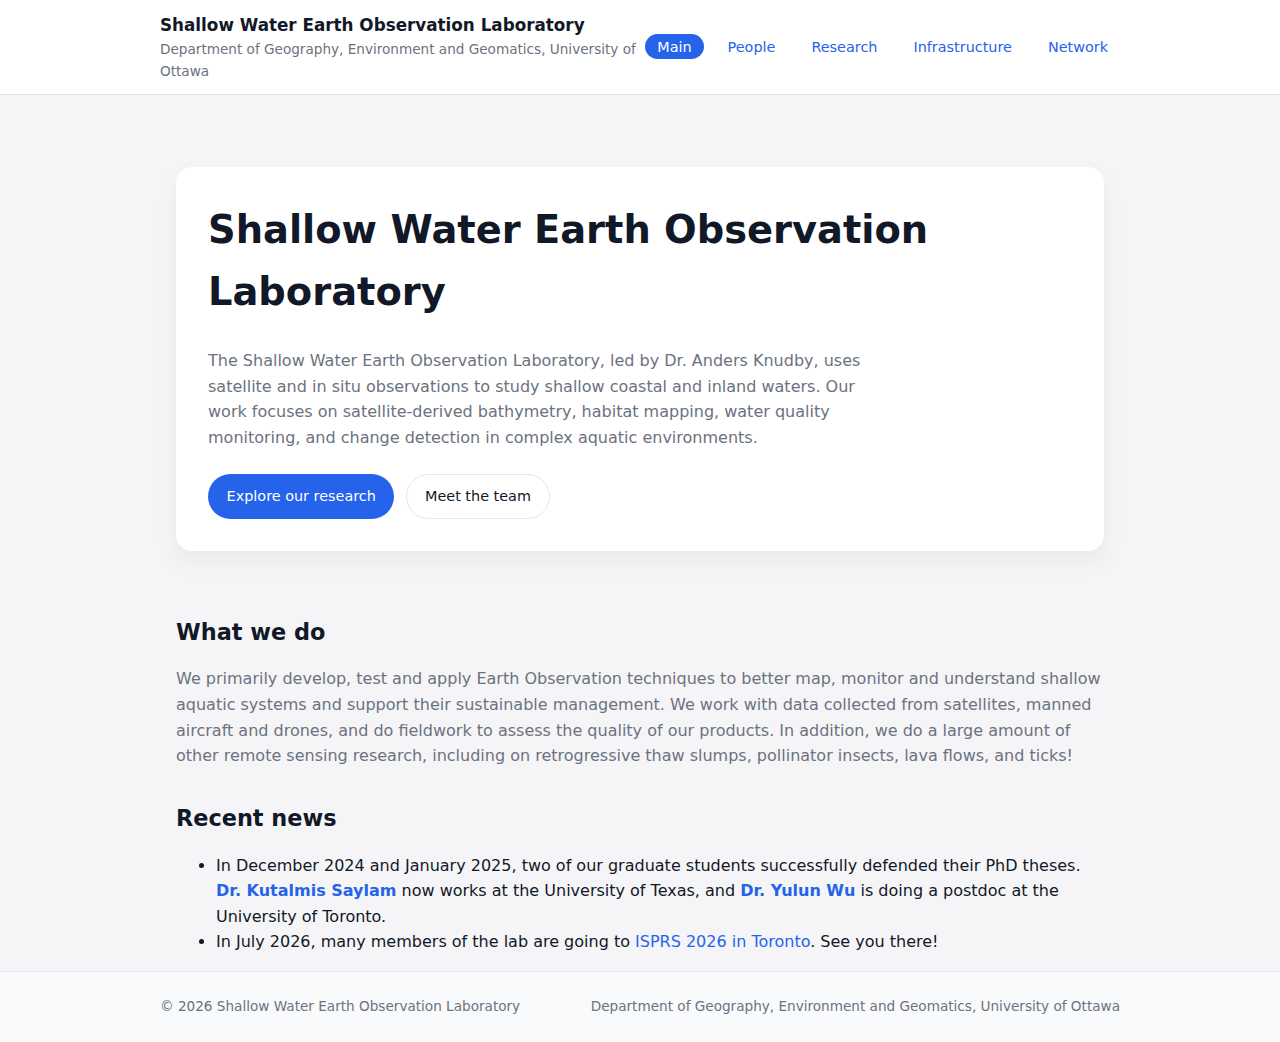
<file: index.html>
<!DOCTYPE html>
<html lang="en">
<head>
  <meta charset="UTF-8">
  <title>Shallow Water Earth Observation Laboratory – Main</title>
  <meta name="viewport" content="width=device-width, initial-scale=1">
  <link rel="stylesheet" href="styles.css">
</head>
<body>
  <header>
    <div class="container site-header">
      <div>
        <div class="site-title">Shallow Water Earth Observation Laboratory</div>
        <div class="site-subtitle">
          Department of Geography, Environment and Geomatics, University of Ottawa
        </div>
      </div>
      <nav>
        <ul>
          <li><a href="index.html" class="active">Main</a></li>
          <li><a href="people.html">People</a></li>
          <li><a href="research.html">Research</a></li>
          <li><a href="infrastructure.html">Infrastructure</a></li>
          <li><a href="network.html">Network</a></li>
        </ul>
      </nav>
    </div>
  </header>

  <section class="hero">
    <div class="container">
      <div class="hero-inner">
        <h1>Shallow Water Earth Observation Laboratory</h1>
        <p>
          The Shallow Water Earth Observation Laboratory, led by Dr. Anders Knudby,
          uses satellite and in&nbsp;situ observations to study shallow coastal and inland
          waters. Our work focuses on satellite-derived bathymetry, habitat mapping,
          water quality monitoring, and change detection in complex aquatic environments.
        </p>
        <div class="buttons">
          <a href="research.html" class="btn btn-primary">Explore our research</a>
          <a href="people.html" class="btn btn-ghost">Meet the team</a>
        </div>
      </div>
    </div>
  </section>

  <main class="container">
    <section>
      <h2>What we do</h2>
      <p class="section-intro">
        We primarily develop, test and apply Earth Observation techniques to better map, monitor and
        understand shallow aquatic systems and support their sustainable management. We work with
        data collected from satellites, manned aircraft and drones, and do fieldwork to assess the
        quality of our products. In addition, we do a large amount of other remote sensing research,
        including on retrogressive thaw slumps, pollinator insects, lava flows, and ticks!
      </p>
    </section>

    <section>
      <h2>Recent news</h2>
      <ul>
        <li>
          In December 2024 and January 2025, two of our graduate students successfully defended their
          PhD theses.
          <strong><a href="https://www.beg.utexas.edu/people/kutalmis-saylam" target="_blank" rel="noreferrer">Dr. Kutalmis Saylam</a></strong>
          now works at the University of Texas, and
          <strong><a href="https://yulunwu8.github.io/" target="_blank" rel="noreferrer">Dr. Yulun Wu</a></strong>
          is doing a postdoc at the University of Toronto.
        </li>
        <li>
          In July 2026, many members of the lab are going to
          <a href="https://www.isprs2026toronto.com/" target="_blank" rel="noreferrer">ISPRS 2026 in Toronto</a>.
          See you there!
        </li>
      </ul>
    </section>
  </main>

  <footer>
    <div class="footer-inner">
      <div>© <span id="year"></span> Shallow Water Earth Observation Laboratory</div>
      <div>Department of Geography, Environment and Geomatics, University of Ottawa</div>
    </div>
  </footer>
  <script src="script.js"></script>
</body>
</html>
</file>
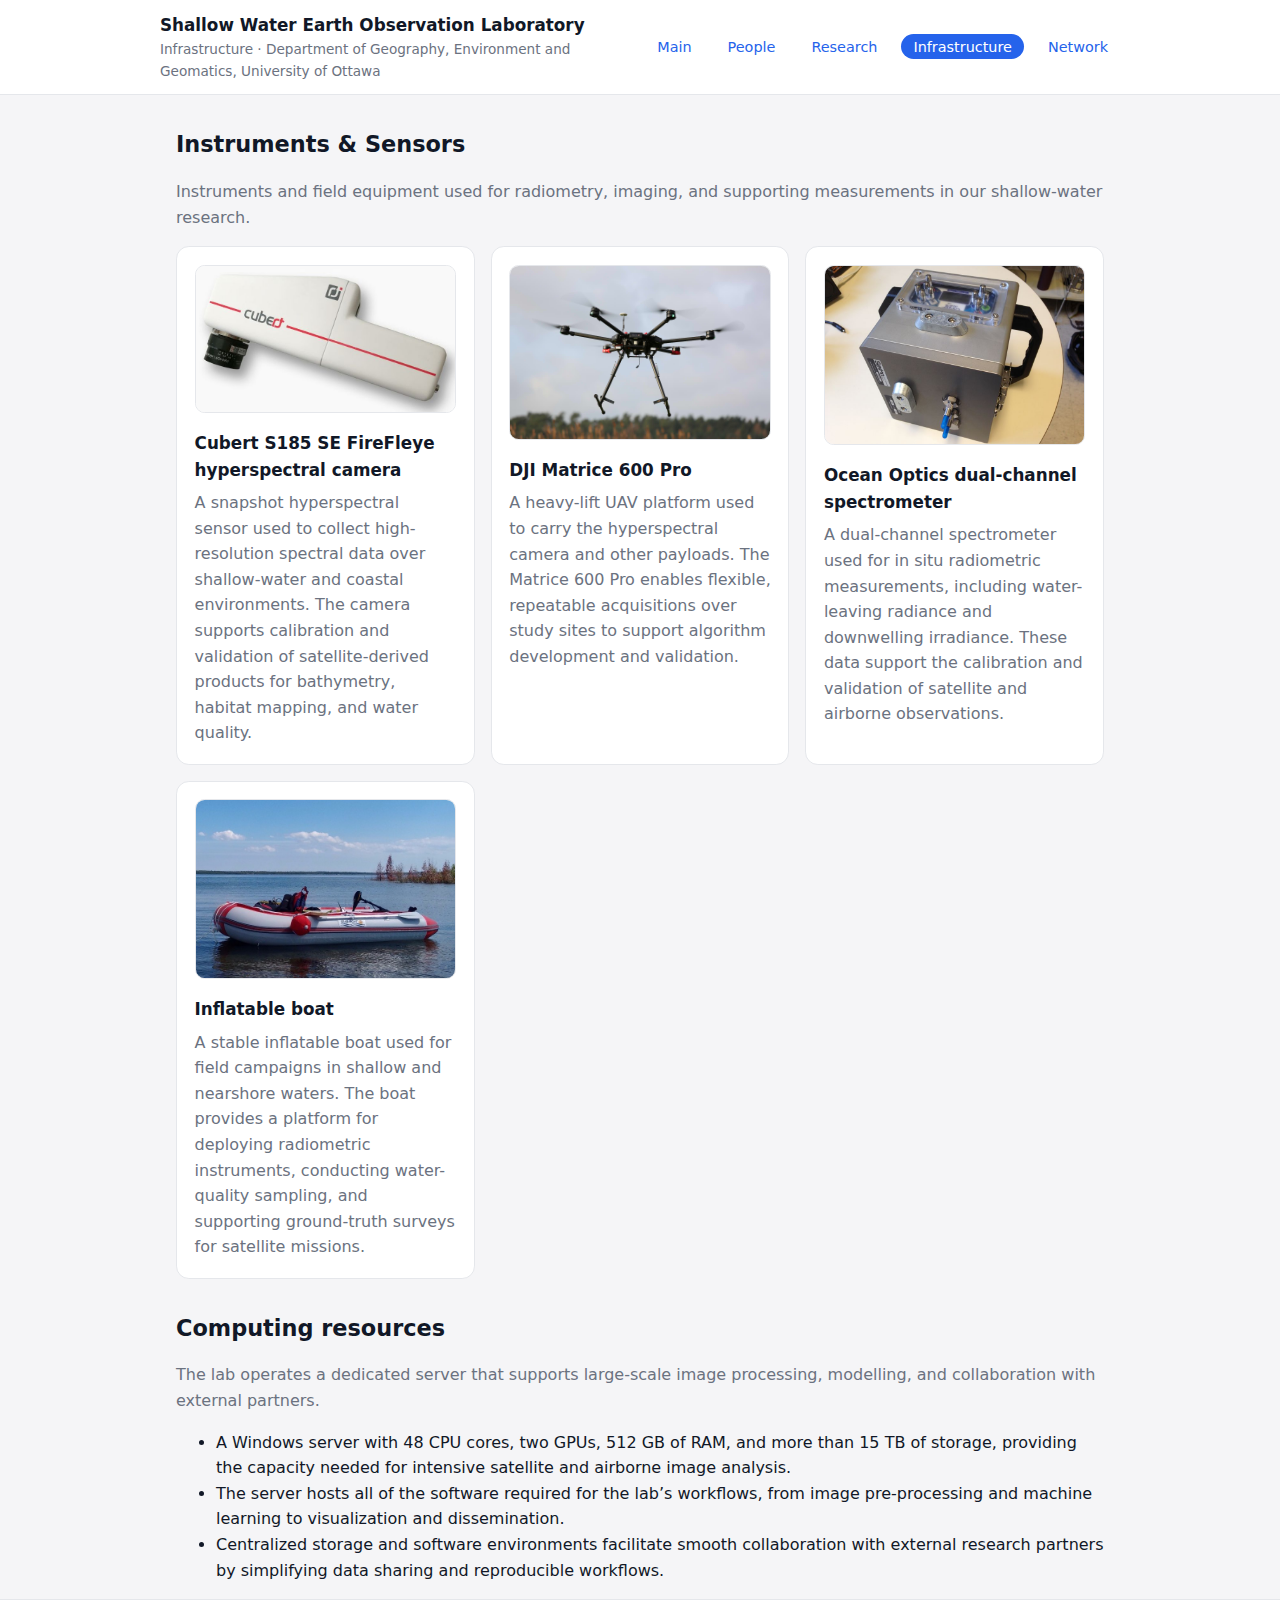
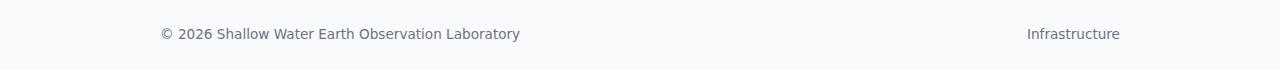
<file: infrastructure.html>
<!DOCTYPE html>
<html lang="en">
<head>
  <meta charset="UTF-8">
  <title>Shallow Water Earth Observation Laboratory – Infrastructure</title>
  <meta name="viewport" content="width=device-width, initial-scale=1">
  <link rel="stylesheet" href="styles.css">

  <!-- Optional: small tweak for instrument images -->
  <style>
    .instrument-image {
      width: 100%;
      max-height: 180px;
      object-fit: cover;
      border-radius: 0.6rem;
      margin-bottom: 0.6rem;
      border: 1px solid var(--border);
    }
  </style>
</head>
<body>
  <header>
    <div class="container site-header">
      <div>
        <div class="site-title">Shallow Water Earth Observation Laboratory</div>
        <div class="site-subtitle">
          Infrastructure · Department of Geography, Environment and Geomatics, University of Ottawa
        </div>
      </div>
      <nav>
        <ul>
          <li><a href="index.html">Main</a></li>
          <li><a href="people.html">People</a></li>
          <li><a href="research.html">Research</a></li>
          <li><a href="infrastructure.html" class="active">Infrastructure</a></li>
          <li><a href="network.html">Network</a></li>
        </ul>
      </nav>
    </div>
  </header>

  <main class="container">
    <section>
      <h2>Instruments &amp; Sensors</h2>
      <p class="section-intro">
        Instruments and field equipment used for radiometry, imaging, and supporting measurements
        in our shallow-water research.
      </p>
      <div class="card-grid">
        <!-- Cubert S185 SE FireFleye -->
        <article class="card">
          <img
            src="images/cubert.jpg"
            alt="Cubert S185 SE FireFleye hyperspectral camera"
            class="instrument-image">
          <h3>Cubert S185 SE FireFleye hyperspectral camera</h3>
          <p>
            A snapshot hyperspectral sensor used to collect high-resolution spectral data over
            shallow-water and coastal environments. The camera supports calibration and validation
            of satellite-derived products for bathymetry, habitat mapping, and water quality.
          </p>
        </article>

        <!-- DJI Matrice 600 Pro -->
        <article class="card">
          <img
            src="images/dji600.jpg"
            alt="DJI Matrice 600 Pro drone"
            class="instrument-image">
          <h3>DJI Matrice 600 Pro</h3>
          <p>
            A heavy-lift UAV platform used to carry the hyperspectral camera and other payloads.
            The Matrice 600 Pro enables flexible, repeatable acquisitions over study sites to
            support algorithm development and validation.
          </p>
        </article>

        <!-- Ocean Optics dual-channel spectrometer -->
        <article class="card">
          <img
            src="images/spectrometer.jpg"
            alt="Ocean Optics dual-channel spectrometer"
            class="instrument-image">
          <h3>Ocean Optics dual-channel spectrometer</h3>
          <p>
            A dual-channel spectrometer used for in&nbsp;situ radiometric measurements, including
            water-leaving radiance and downwelling irradiance. These data support the calibration
            and validation of satellite and airborne observations.
          </p>
        </article>

        <!-- Inflatable boat -->
        <article class="card">
          <img
            src="images/boat.jpg"
            alt="Inflatable boat used for fieldwork"
            class="instrument-image">
          <h3>Inflatable boat</h3>
          <p>
            A stable inflatable boat used for field campaigns in shallow and nearshore waters.
            The boat provides a platform for deploying radiometric instruments, conducting
            water-quality sampling, and supporting ground-truth surveys for satellite missions.
          </p>
        </article>
      </div>
    </section>

    <section>
      <h2>Computing resources</h2>
      <p class="section-intro">
        The lab operates a dedicated server that supports large-scale image processing, modelling,
        and collaboration with external partners.
      </p>
      <ul>
        <li>
          A Windows server with 48 CPU cores, two GPUs, 512&nbsp;GB of RAM, and more than 15&nbsp;TB of storage,
          providing the capacity needed for intensive satellite and airborne image analysis.
        </li>
        <li>
          The server hosts all of the software required for the lab’s workflows, from image
          pre-processing and machine learning to visualization and dissemination.
        </li>
        <li>
          Centralized storage and software environments facilitate smooth collaboration with
          external research partners by simplifying data sharing and reproducible workflows.
        </li>
      </ul>
    </section>
  </main>

  <footer>
    <div class="footer-inner">
      <div>© <span id="year"></span> Shallow Water Earth Observation Laboratory</div>
      <div>Infrastructure</div>
    </div>
  </footer>
  <script src="script.js"></script>
</body>
</html>
</file>
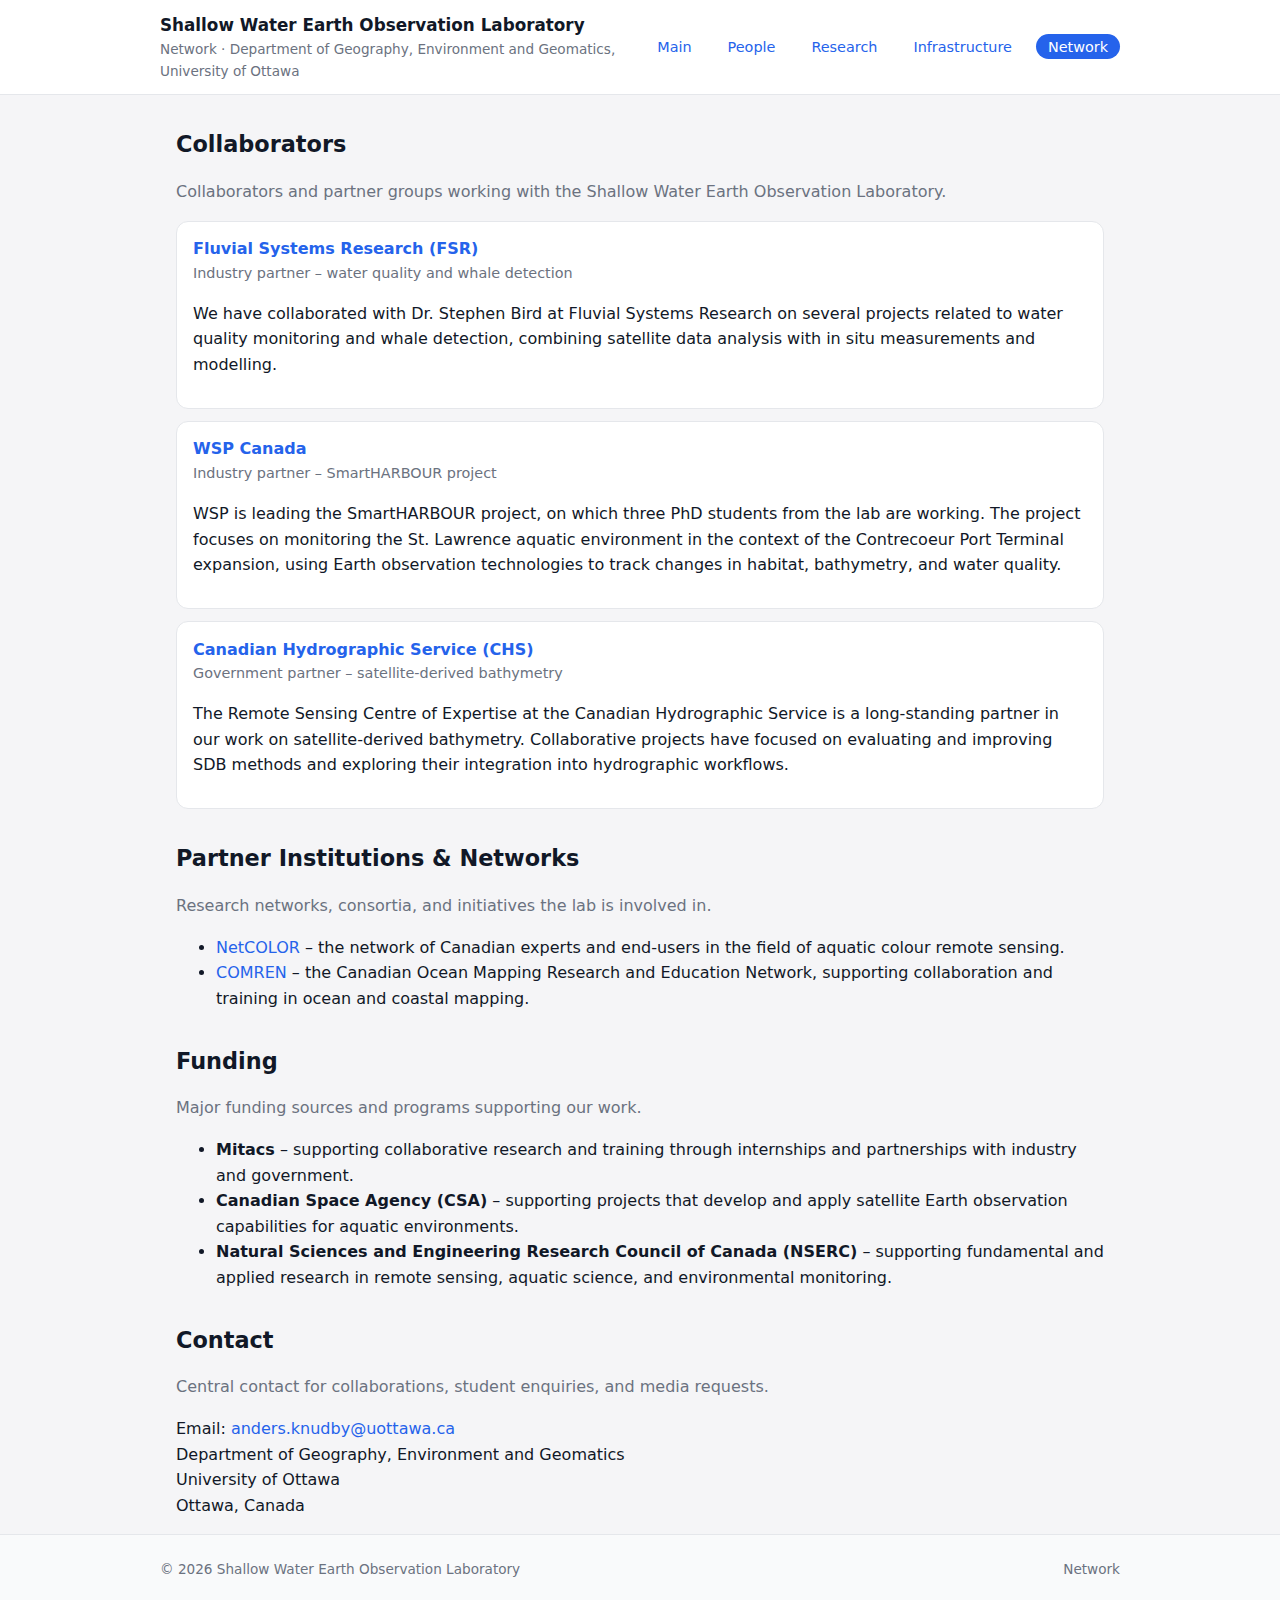
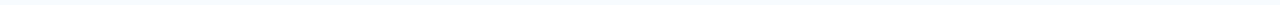
<file: network.html>
<!DOCTYPE html>
<html lang="en">
<head>
  <meta charset="UTF-8">
  <title>Shallow Water Earth Observation Laboratory – Network</title>
  <meta name="viewport" content="width=device-width, initial-scale=1">
  <link rel="stylesheet" href="styles.css">
</head>
<body>
  <header>
    <div class="container site-header">
      <div>
        <div class="site-title">Shallow Water Earth Observation Laboratory</div>
        <div class="site-subtitle">
          Network · Department of Geography, Environment and Geomatics, University of Ottawa
        </div>
      </div>
      <nav>
        <ul>
          <li><a href="index.html">Main</a></li>
          <li><a href="people.html">People</a></li>
          <li><a href="research.html">Research</a></li>
          <li><a href="infrastructure.html">Infrastructure</a></li>
          <li><a href="network.html" class="active">Network</a></li>
        </ul>
      </nav>
    </div>
  </header>

  <main class="container">
    <section>
      <h2>Collaborators</h2>
      <p class="section-intro">
        Collaborators and partner groups working with the Shallow Water Earth Observation Laboratory.
      </p>
      <div class="item-list">
        <!-- Fluvial Systems Research -->
        <div class="item">
          <div class="item-title">
            <a href="https://www.fluvialsystemsresearch.com/" target="_blank" rel="noreferrer">
              Fluvial Systems Research (FSR)
            </a>
          </div>
          <div class="item-subtitle">Industry partner – water quality and whale detection</div>
          <p>
            We have collaborated with Dr. Stephen Bird at Fluvial Systems Research on several projects
            related to water quality monitoring and whale detection, combining satellite data analysis
            with in&nbsp;situ measurements and modelling.
          </p>
        </div>

        <!-- WSP Canada -->
        <div class="item">
          <div class="item-title">
            <a href="https://www.wsp.com/en-ca/" target="_blank" rel="noreferrer">
              WSP Canada
            </a>
          </div>
          <div class="item-subtitle">Industry partner – SmartHARBOUR project</div>
          <p>
            WSP is leading the SmartHARBOUR project, on which three PhD students from the lab are working.
            The project focuses on monitoring the St. Lawrence aquatic environment in the context of the
            Contrecoeur Port Terminal expansion, using Earth observation technologies to track changes in
            habitat, bathymetry, and water quality.
          </p>
        </div>

        <!-- Canadian Hydrographic Service -->
        <div class="item">
          <div class="item-title">
            <a href="https://www.charts.gc.ca/index-eng.html" target="_blank" rel="noreferrer">
              Canadian Hydrographic Service (CHS)
            </a>
          </div>
          <div class="item-subtitle">Government partner – satellite-derived bathymetry</div>
          <p>
            The Remote Sensing Centre of Expertise at the Canadian Hydrographic Service is a long-standing
            partner in our work on satellite-derived bathymetry. Collaborative projects have focused on
            evaluating and improving SDB methods and exploring their integration into hydrographic workflows.
          </p>
        </div>
      </div>
    </section>

    <section>
      <h2>Partner Institutions &amp; Networks</h2>
      <p class="section-intro">
        Research networks, consortia, and initiatives the lab is involved in.
      </p>
      <ul>
        <li>
          <a href="https://www.netcolor.ca/" target="_blank" rel="noreferrer">
            NetCOLOR
          </a> – the network of Canadian experts and end-users in the field of aquatic colour remote sensing.
        </li>
        <li>
          <a href="https://oceanmapping.ca/" target="_blank" rel="noreferrer">
            COMREN
          </a> – the Canadian Ocean Mapping Research and Education Network, supporting collaboration and training
          in ocean and coastal mapping.
        </li>
      </ul>
    </section>

    <section>
      <h2>Funding</h2>
      <p class="section-intro">
        Major funding sources and programs supporting our work.
      </p>
      <ul>
        <li>
          <strong>Mitacs</strong> – supporting collaborative research and training through internships and
          partnerships with industry and government.
        </li>
        <li>
          <strong>Canadian Space Agency (CSA)</strong> – supporting projects that develop and apply satellite
          Earth observation capabilities for aquatic environments.
        </li>
        <li>
          <strong>Natural Sciences and Engineering Research Council of Canada (NSERC)</strong> – supporting
          fundamental and applied research in remote sensing, aquatic science, and environmental monitoring.
        </li>
      </ul>
    </section>

    <section>
      <h2>Contact</h2>
      <p class="section-intro">
        Central contact for collaborations, student enquiries, and media requests.
      </p>
      <p>
        Email:
        <a href="mailto:anders.knudby@uottawa.ca">anders.knudby@uottawa.ca</a><br>
        Department of Geography, Environment and Geomatics<br>
        University of Ottawa<br>
        Ottawa, Canada
      </p>
    </section>
  </main>

  <footer>
    <div class="footer-inner">
      <div>© <span id="year"></span> Shallow Water Earth Observation Laboratory</div>
      <div>Network</div>
    </div>
  </footer>
  <script src="script.js"></script>
</body>
</html>
</file>
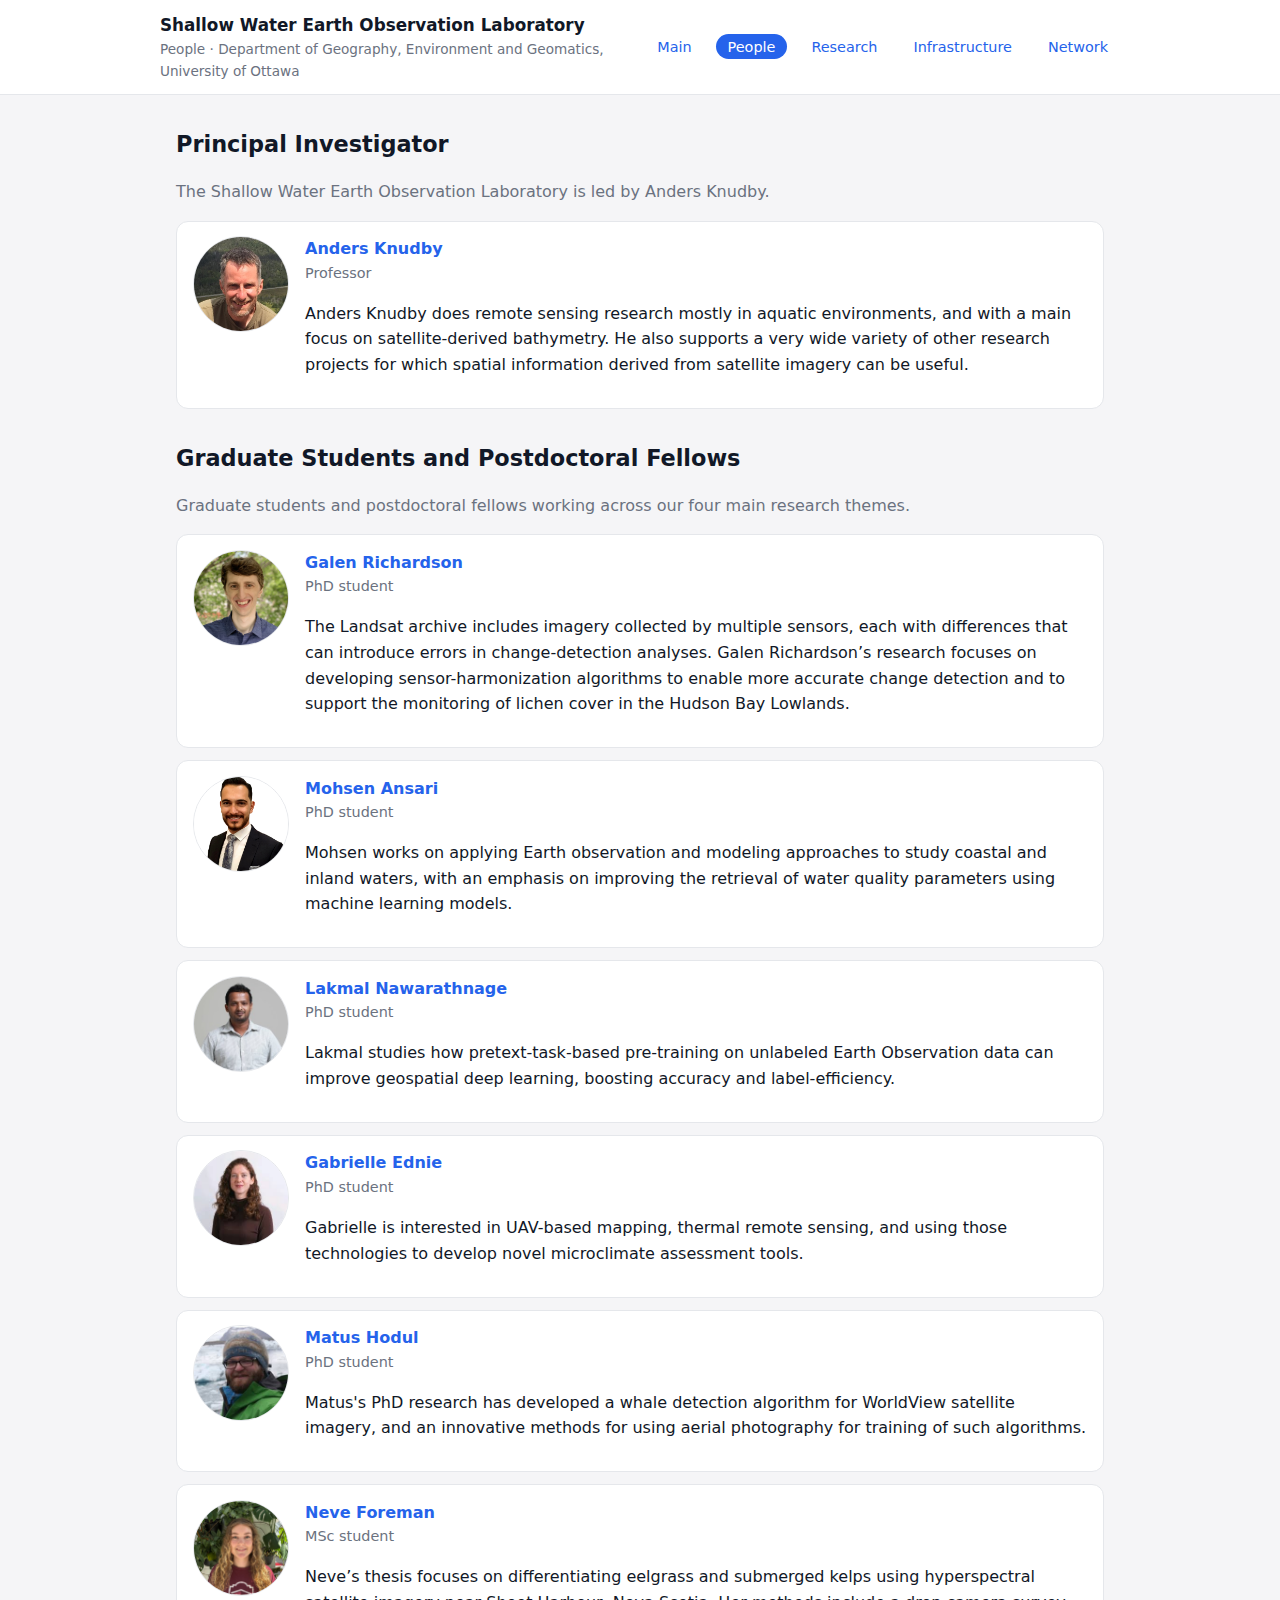
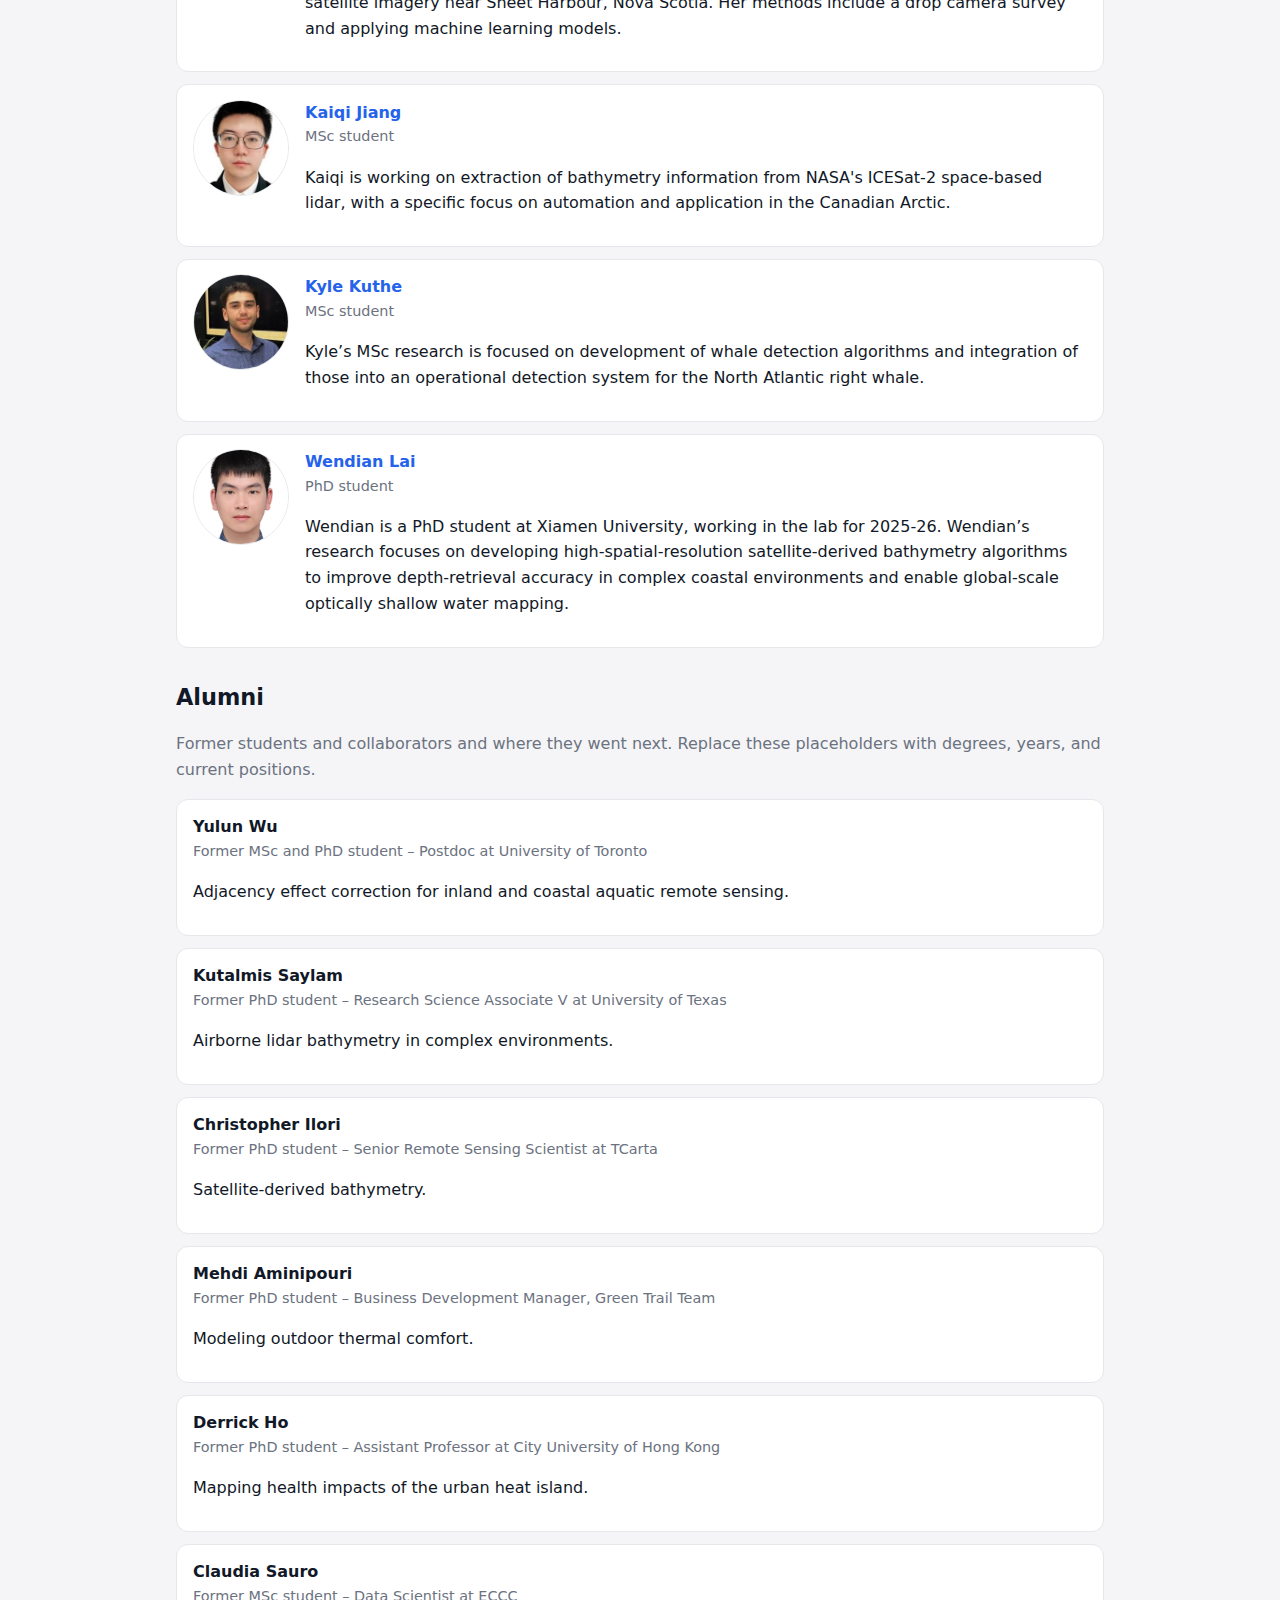
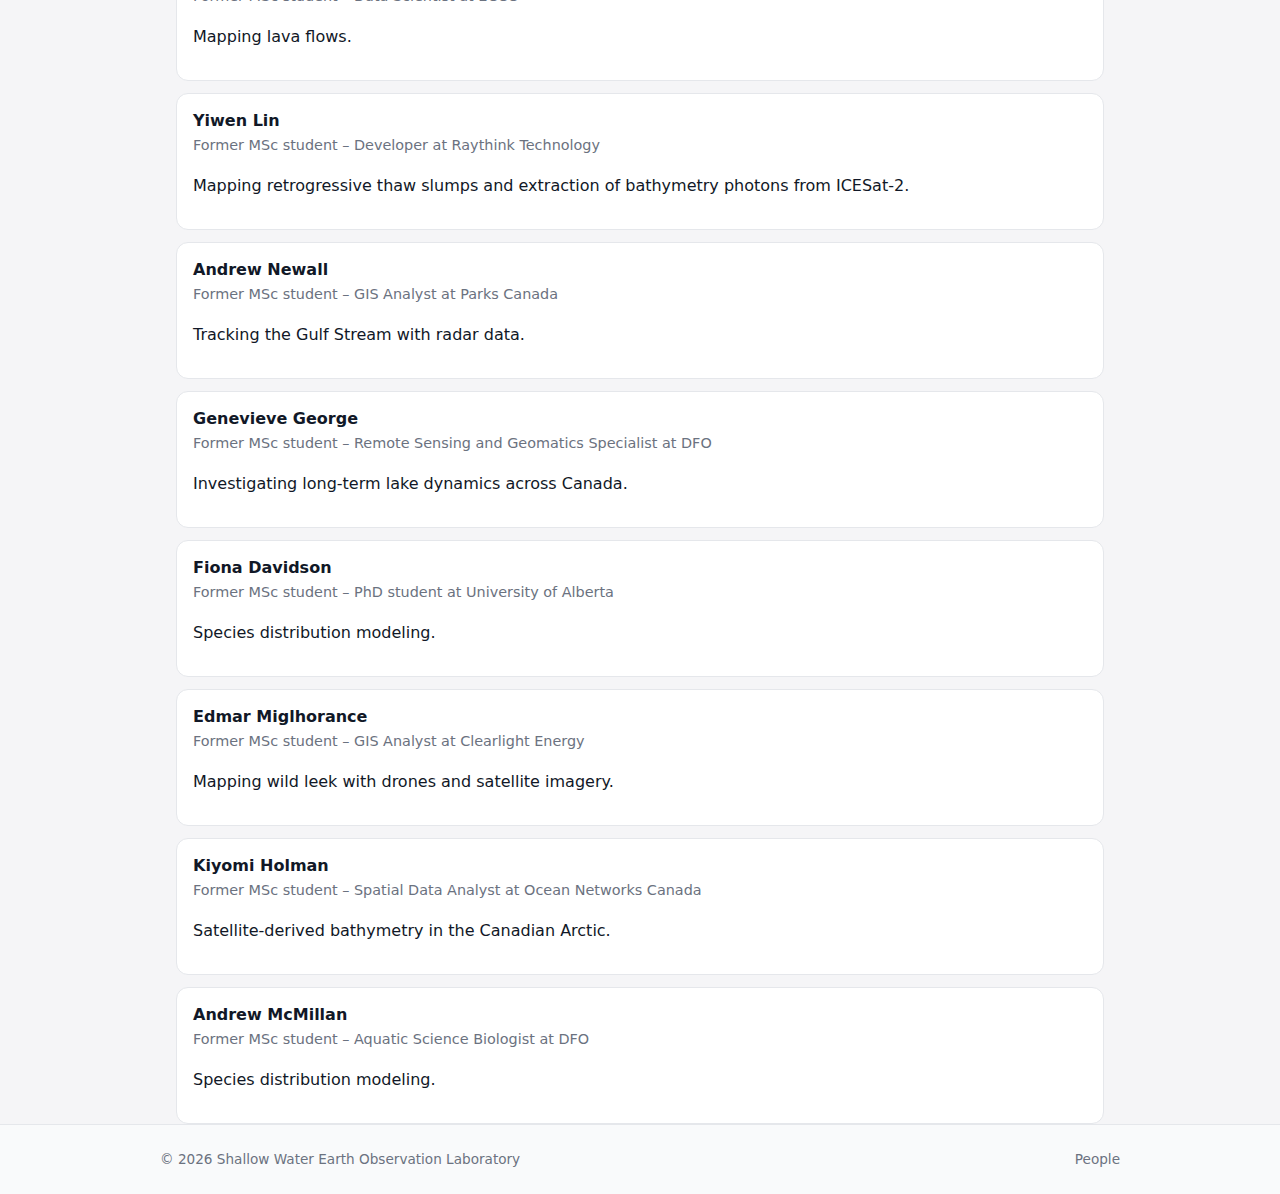
<file: people.html>
<!DOCTYPE html>
<html lang="en">
<head>
  <meta charset="UTF-8">
  <title>Shallow Water Earth Observation Laboratory – People</title>
  <meta name="viewport" content="width=device-width, initial-scale=1">
  <link rel="stylesheet" href="styles.css">

  <!-- Page-specific styling for person cards -->
  <style>
    .person-entry {
      display: flex;
      gap: 1rem;
      align-items: flex-start;
    }
    .person-entry img {
      width: 96px;
      height: 96px;
      border-radius: 999px;
      object-fit: cover;
      border: 1px solid var(--border);
      flex-shrink: 0;
    }
    @media (max-width: 600px) {
      .person-entry {
        flex-direction: row;
      }
    }
  </style>
</head>
<body>
  <header>
    <div class="container site-header">
      <div>
        <div class="site-title">Shallow Water Earth Observation Laboratory</div>
        <div class="site-subtitle">
          People · Department of Geography, Environment and Geomatics, University of Ottawa
        </div>
      </div>
      <nav>
        <ul>
          <li><a href="index.html">Main</a></li>
          <li><a href="people.html" class="active">People</a></li>
          <li><a href="research.html">Research</a></li>
          <li><a href="infrastructure.html">Infrastructure</a></li>
          <li><a href="network.html">Network</a></li>
        </ul>
      </nav>
    </div>
  </header>

  <main class="container">
    <section>
      <h2>Principal Investigator</h2>
      <p class="section-intro">
        The Shallow Water Earth Observation Laboratory is led by Anders Knudby.
      </p>
      <div class="item">
        <div class="person-entry">
          <img src="images/anders.jpg" alt="Photo of Anders Knudby">
          <div>
            <div class="item-title"><strong><a href="https://scholar.google.com/citations?user=8RBANawAAAAJ&hl=en" target="_blank" rel="noreferrer">Anders 		Knudby</a></strong></div>
            <div class="item-subtitle">
              Professor
            </div>
            <p>
              Anders Knudby does remote sensing research mostly in aquatic environments, and with
		a main focus on satellite-derived bathymetry. He also supports a very wide
		variety	of other research projects for which spatial information derived 
		from satellite imagery can be useful.
            </p>
          </div>
        </div>
      </div>
    </section>

    <section>
      <h2>Graduate Students and Postdoctoral Fellows</h2>
      <p class="section-intro">
        Graduate students and postdoctoral fellows working across our four main research themes.
      </p>
      <div class="item-list">
        <!-- Galen Richardson -->
        <div class="item">
          <div class="person-entry">
            <img src="images/galen.jpg" alt="Photo of Galen Richardson">
            <div>
              <div class="item-title"><strong><a href="https://scholar.google.com/citations?user=7of4NM0AAAAJ&hl=en" target="_blank" rel="noreferrer">Galen 		Richardson</a></strong></div>
              <div class="item-subtitle">PhD student</div>
              <p>
                The Landsat archive includes imagery collected by multiple sensors, each with differences that can introduce errors in change-detection analyses. Galen Richardson’s research focuses on developing sensor-harmonization algorithms to enable more accurate change detection and to support the monitoring of lichen cover in the Hudson Bay Lowlands.
              </p>
            </div>
          </div>
        </div>

        <!-- Mohsen Ansari -->
        <div class="item">
          <div class="person-entry">
            <img src="images/mohsen.jpg" alt="Photo of Mohsen Ansari">
            <div>
              <div class="item-title"><strong><a href="https://scholar.google.com/citations?user=MP7hjvIAAAAJ&hl=en" target="_blank" rel="noreferrer">Mohsen 		Ansari</a></strong></div>
              <div class="item-subtitle">PhD student</div>
              <p>
                Mohsen works on applying Earth observation and modeling approaches to study coastal and inland waters, with an emphasis on improving the retrieval of water quality parameters using machine learning models.
              </p>
            </div>
          </div>
        </div>

        <!-- Lakmal Nawarathnage -->
        <div class="item">
          <div class="person-entry">
            <img src="images/lakmal.jpg" alt="Photo of Lakmal Nawarathnage">
            <div>
              <div class="item-title"><strong><a href="https://www.linkedin.com/in/lakmalnd/?originalSubdomain=ca" target="_blank" rel="noreferrer">Lakmal 		Nawarathnage</a></strong></div>
              <div class="item-subtitle">PhD student</div>
              <p>
                Lakmal studies how pretext-task-based pre-training on unlabeled Earth Observation data can improve geospatial deep learning, boosting accuracy and label-efficiency.
              </p>
            </div>
          </div>
        </div>

        <!-- Gabrielle Ednie -->
        <div class="item">
          <div class="person-entry">
            <img src="images/gabrielle.jpg" alt="Photo of Gabrielle Ednie">
            <div>
              <div class="item-title"><strong><a href="https://scholar.google.com/citations?hl=en&user=Chwp354AAAAJ" target="_blank" rel="noreferrer">			Gabrielle Ednie</a></strong></div>
              <div class="item-subtitle">PhD student</div>
              <p>
                Gabrielle is interested in UAV-based mapping, thermal remote sensing, and using those technologies to develop novel microclimate assessment tools.
              </p>
            </div>
          </div>
        </div>

        <!-- Matus Hodul -->
        <div class="item">
          <div class="person-entry">
            <img src="images/matus.jpg" alt="Photo of Matus Hodul">
            <div>
              <div class="item-title"><strong><a href="https://scholar.google.com/citations?hl=en&user=P8WiuY8AAAAJ" target="_blank" rel="noreferrer">Matus 		Hodul</a></strong></div>
              <div class="item-subtitle">PhD student</div>
              <p>
                Matus's PhD research has developed a whale detection algorithm for WorldView satellite imagery, and an innovative methods for using aerial photography for training of such algorithms.
              </p>
            </div>
          </div>
        </div>

        <!-- Neve Foreman -->
        <div class="item">
          <div class="person-entry">
            <img src="images/neve.jpg" alt="Photo of Neve Foreman">
            <div>
              <div class="item-title"><strong><a href="https://www.linkedin.com/in/neve-foreman-5573341a0/?originalSubdomain=ca" target="_blank" 			rel="noreferrer">Neve Foreman</a></strong></div>
              <div class="item-subtitle">MSc student</div>
              <p>
                Neve’s thesis focuses on differentiating eelgrass and submerged kelps using hyperspectral satellite imagery near Sheet Harbour, Nova Scotia. Her methods include a drop camera survey and applying machine learning models.
              </p>
            </div>
          </div>
        </div>

        <!-- Kaiqi Jiang -->
        <div class="item">
          <div class="person-entry">
            <img src="images/kaiqi.jpg" alt="Photo of Kaiqi Jiang">
            <div>
              <div class="item-title"><strong><a href="https://www.linkedin.com/in/kaiqi-jiang-33332a329/?originalSubdomain=ca" target="_blank" 			rel="noreferrer">Kaiqi Jiang</a></strong></div>
              <div class="item-subtitle">MSc student</div>
              <p>
                Kaiqi is working on extraction of bathymetry information from NASA's ICESat-2 space-based lidar, with a specific focus on automation and application in the Canadian Arctic.
              </p>
            </div>
          </div>
        </div>

        <!-- Kyle Kuthe -->
        <div class="item">
          <div class="person-entry">
            <img src="images/kyle.jpg" alt="Photo of Kyle Kuthe">
            <div>
              <div class="item-title"><strong><a href="https://www.linkedin.com/in/kyle-edward-kuthe-bb4378206/" target="_blank" 			rel="noreferrer">Kyle Kuthe</a></strong></div>
              <div class="item-subtitle">MSc student</div>
              <p>
                Kyle’s MSc research is focused on development of whale detection algorithms and integration of those into an operational detection system for the North Atlantic right whale.
              </p>
            </div>
          </div>
        </div>

 	<!-- Wendian Lai -->
        <div class="item">
          <div class="person-entry">
            <img src="images/wendian.jpg" alt="Photo of Wendian Lai">
            <div>
              <div class="item-title"><strong><a href="https://www.linkedin.com/in/kyle-edward-kuthe-bb4378206/" target="_blank" 			rel="noreferrer">Wendian Lai</a></strong></div>
              <div class="item-subtitle">PhD student</div>
              <p>
                Wendian is a PhD student at Xiamen University, working in the lab for 2025-26. Wendian’s research focuses on developing high-spatial-resolution satellite-derived bathymetry algorithms to improve depth-retrieval accuracy 		in complex coastal environments and enable global-scale optically shallow water mapping.
              </p>
            </div>
          </div>
        </div>

      </div>
    </section>

    <section>
      <h2>Alumni</h2>
      <p class="section-intro">
        Former students and collaborators and where they went next. Replace these placeholders
        with degrees, years, and current positions.
      </p>
      <div class="item-list">
        <div class="item">
          <div class="item-title">Yulun Wu</div>
          <div class="item-subtitle">Former MSc and PhD student – Postdoc at University of Toronto</div>
          <p>Adjacency effect correction for inland and coastal aquatic remote sensing.</p>
        </div>
        <div class="item">
          <div class="item-title">Kutalmis Saylam</div>
          <div class="item-subtitle">Former PhD student – Research Science Associate V at University of Texas</div>
          <p>Airborne lidar bathymetry in complex environments.</p>
        </div>
        <div class="item">
          <div class="item-title">Christopher Ilori</div>
          <div class="item-subtitle">Former PhD student – Senior Remote Sensing Scientist at TCarta</div>
          <p>Satellite-derived bathymetry.</p>
        </div>
        <div class="item">
          <div class="item-title">Mehdi Aminipouri</div>
          <div class="item-subtitle">Former PhD student – Business Development Manager, Green Trail Team</div>
          <p>Modeling outdoor thermal comfort.</p>
        </div>
        <div class="item">
          <div class="item-title">Derrick Ho</div>
          <div class="item-subtitle">Former PhD student – Assistant Professor at City University of Hong Kong</div>
          <p>Mapping health impacts of the urban heat island.</p>
        </div>
        <div class="item">
          <div class="item-title">Claudia Sauro</div>
          <div class="item-subtitle">Former MSc student – Data Scientist at ECCC</div>
          <p>Mapping lava flows.</p>
        </div>
        <div class="item">
          <div class="item-title">Yiwen Lin</div>
          <div class="item-subtitle">Former MSc student – Developer at Raythink Technology</div>
          <p>Mapping retrogressive thaw slumps and extraction of bathymetry photons from ICESat-2.</p>
        </div>
        <div class="item">
          <div class="item-title">Andrew Newall</div>
          <div class="item-subtitle">Former MSc student – GIS Analyst at Parks Canada</div>
          <p>Tracking the Gulf Stream with radar data.</p>
        </div>
        <div class="item">
          <div class="item-title">Genevieve George</div>
          <div class="item-subtitle">Former MSc student – Remote Sensing and Geomatics Specialist at DFO</div>
          <p>Investigating long-term lake dynamics across Canada.</p>
        </div>
        <div class="item">
          <div class="item-title">Fiona Davidson</div>
          <div class="item-subtitle">Former MSc student – PhD student at University of Alberta</div>
          <p>Species distribution modeling.</p>
        </div>
        <div class="item">
          <div class="item-title">Edmar Miglhorance</div>
          <div class="item-subtitle">Former MSc student – GIS Analyst at Clearlight Energy</div>
          <p>Mapping wild leek with drones and satellite imagery.</p>
        </div>
        <div class="item">
          <div class="item-title">Kiyomi Holman</div>
          <div class="item-subtitle">Former MSc student – Spatial Data Analyst at Ocean Networks Canada</div>
          <p>Satellite-derived bathymetry in the Canadian Arctic.</p>
        </div>
        <div class="item">
          <div class="item-title">Andrew McMillan</div>
          <div class="item-subtitle">Former MSc student – Aquatic Science Biologist at DFO</div>
          <p>Species distribution modeling.</p>
        </div>
      </div>
    </section>
  </main>

  <footer>
    <div class="footer-inner">
      <div>© <span id="year"></span> Shallow Water Earth Observation Laboratory</div>
      <div>People</div>
    </div>
  </footer>
  <script src="script.js"></script>
</body>
</html>
</file>
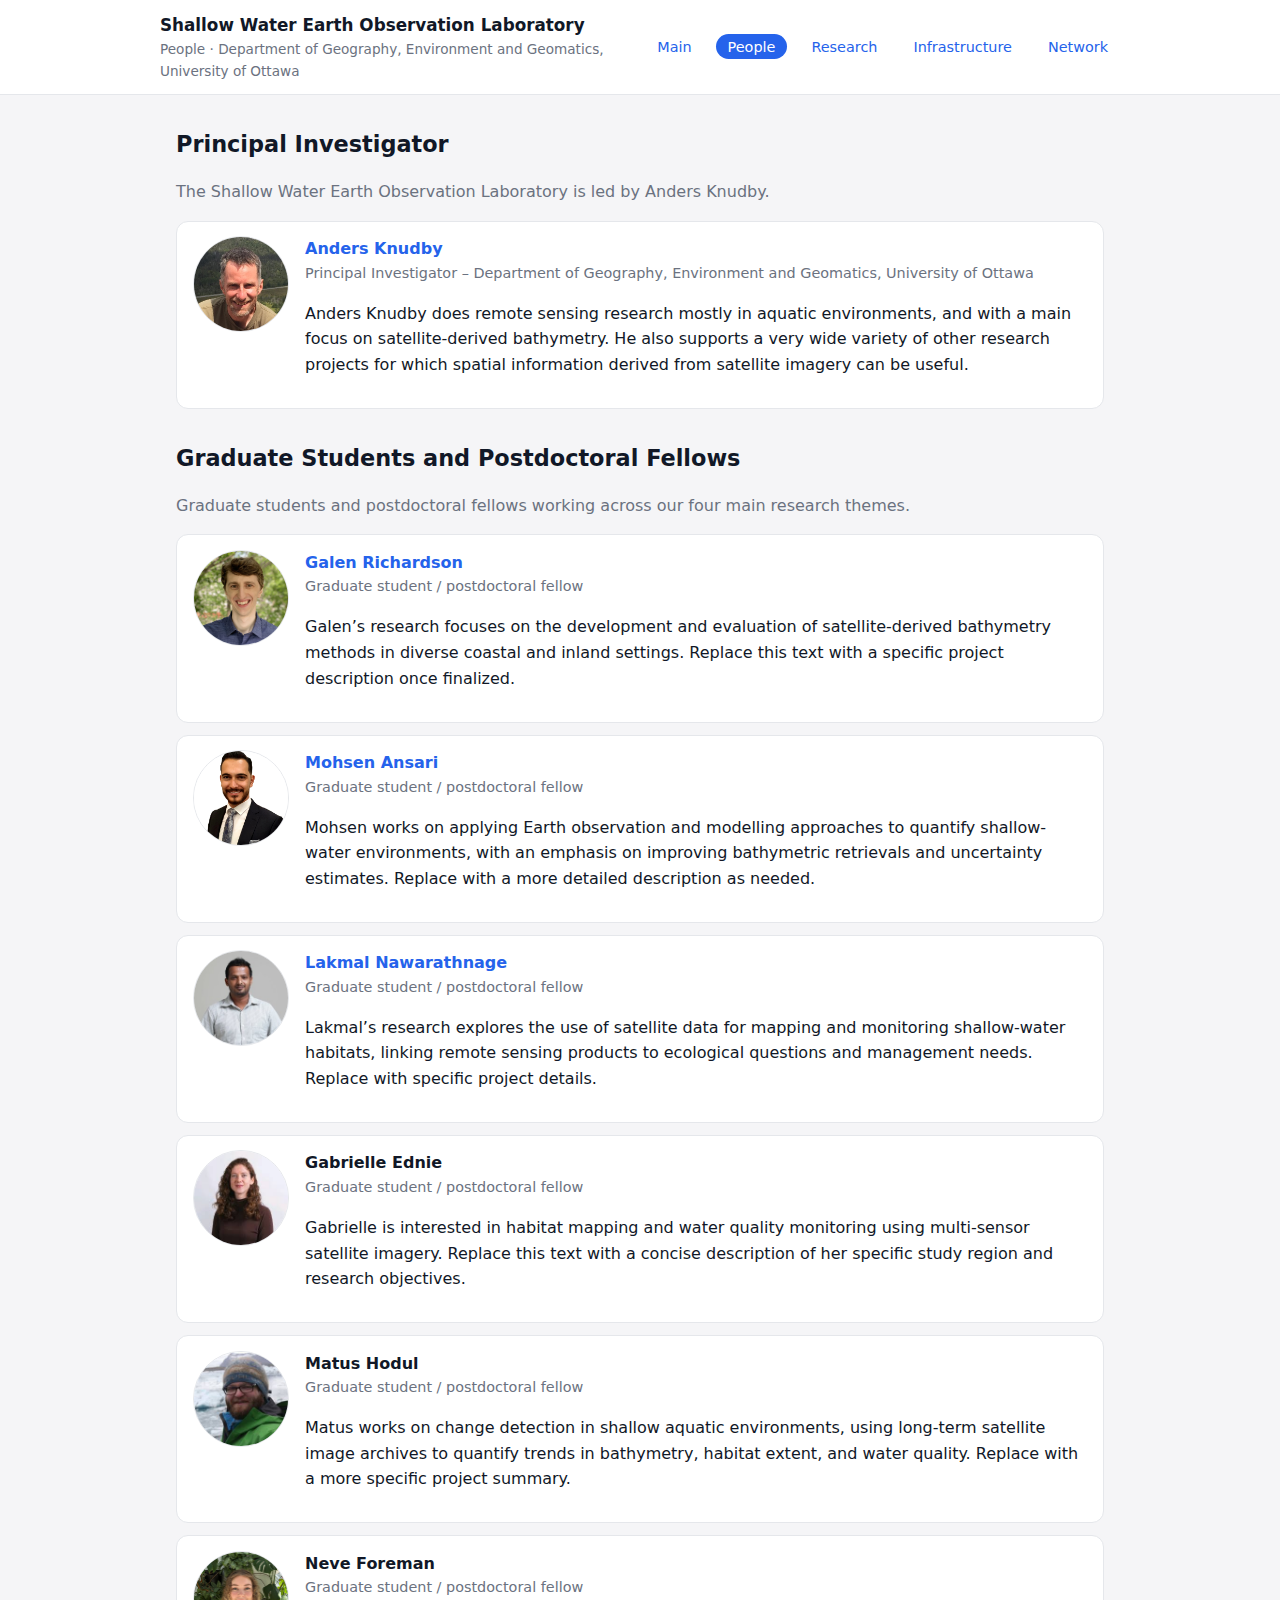
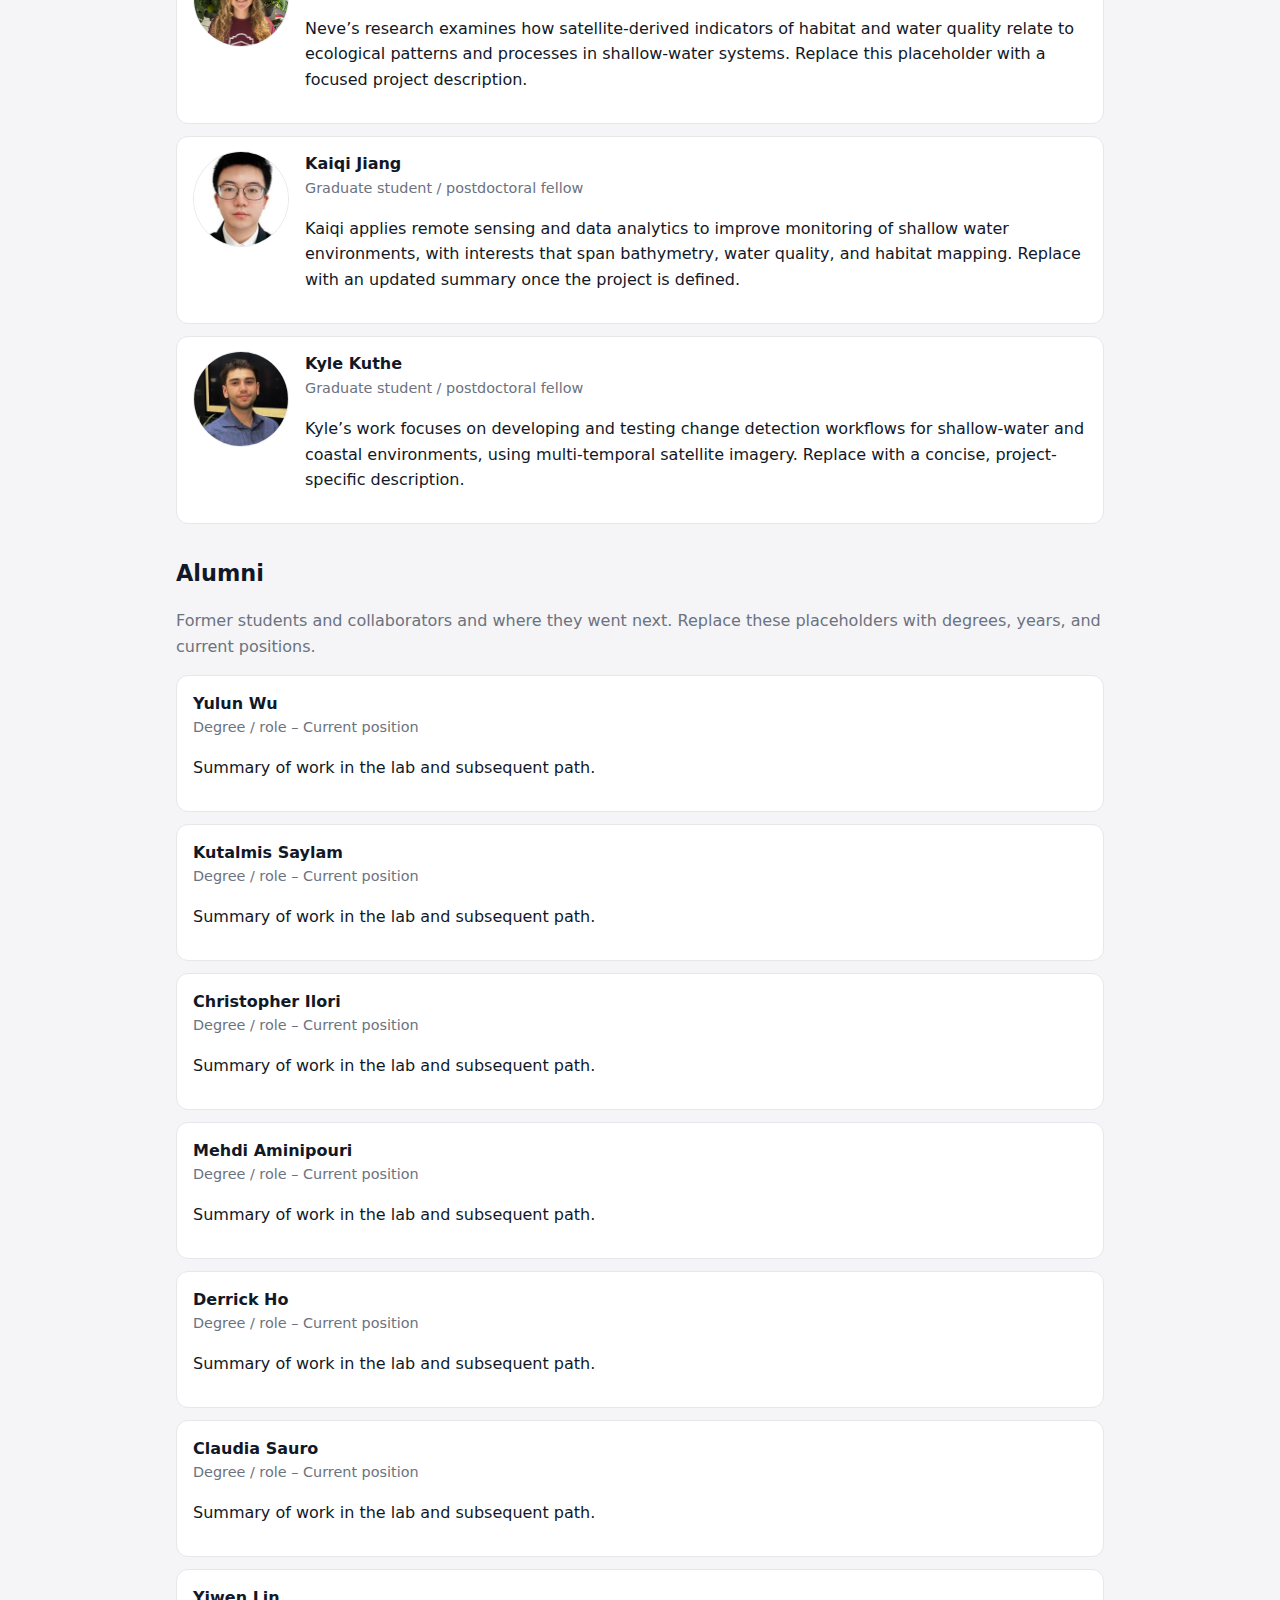
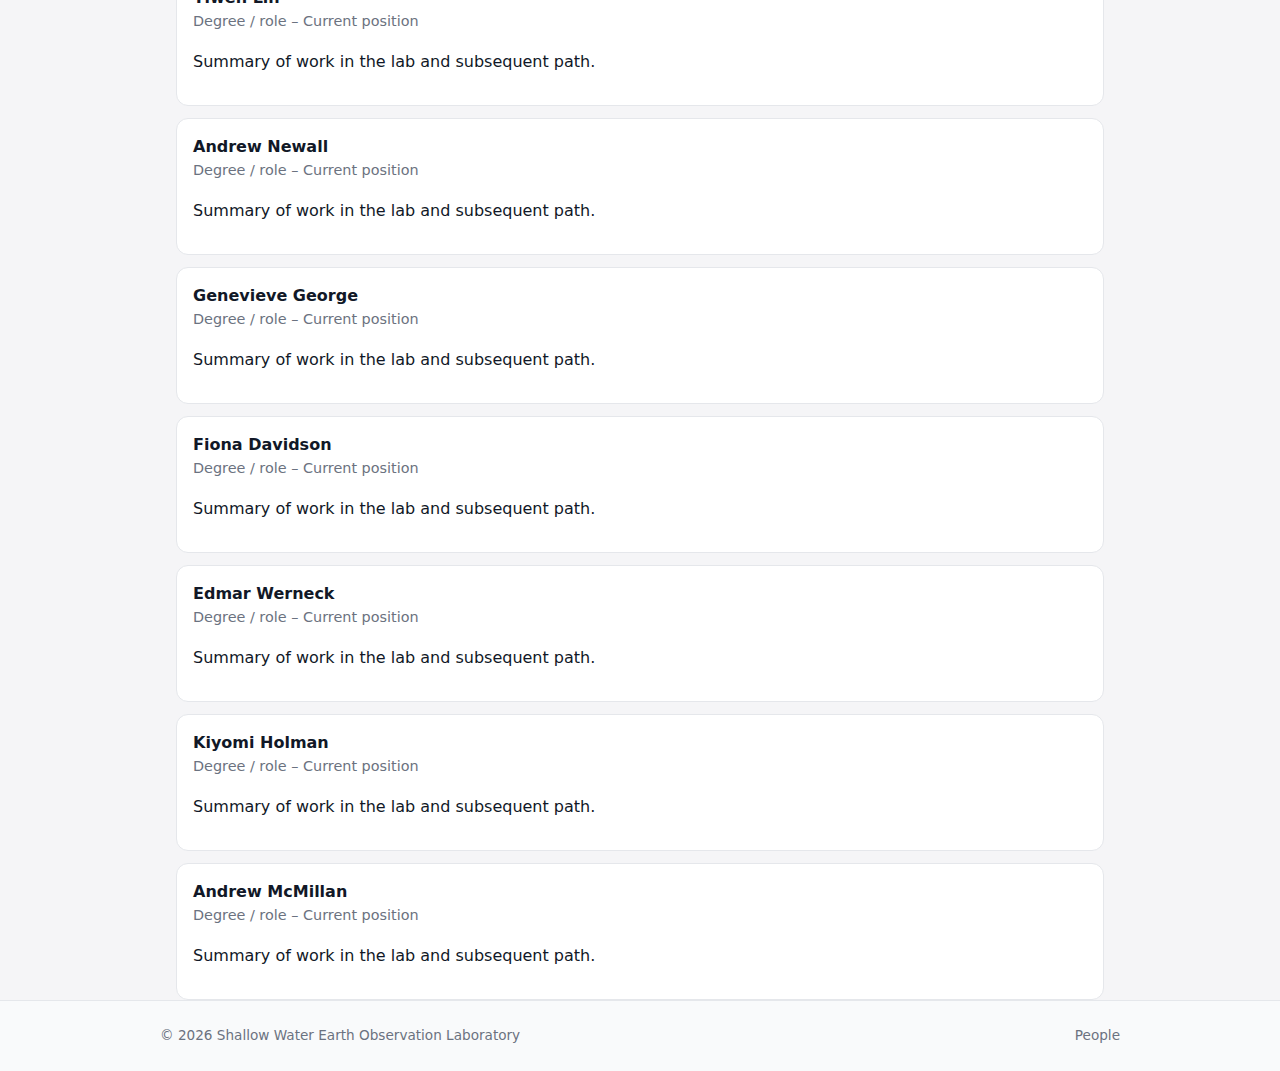
<file: people_old.html>
<!DOCTYPE html>
<html lang="en">
<head>
  <meta charset="UTF-8">
  <title>Shallow Water Earth Observation Laboratory – People</title>
  <meta name="viewport" content="width=device-width, initial-scale=1">
  <link rel="stylesheet" href="styles.css">

  <!-- Page-specific styling for person cards -->
  <style>
    .person-entry {
      display: flex;
      gap: 1rem;
      align-items: flex-start;
    }
    .person-entry img {
      width: 96px;
      height: 96px;
      border-radius: 999px;
      object-fit: cover;
      border: 1px solid var(--border);
      flex-shrink: 0;
    }
    @media (max-width: 600px) {
      .person-entry {
        flex-direction: row;
      }
    }
  </style>
</head>
<body>
  <header>
    <div class="container site-header">
      <div>
        <div class="site-title">Shallow Water Earth Observation Laboratory</div>
        <div class="site-subtitle">
          People · Department of Geography, Environment and Geomatics, University of Ottawa
        </div>
      </div>
      <nav>
        <ul>
          <li><a href="index.html">Main</a></li>
          <li><a href="people.html" class="active">People</a></li>
          <li><a href="research.html">Research</a></li>
          <li><a href="infrastructure.html">Infrastructure</a></li>
          <li><a href="network.html">Network</a></li>
        </ul>
      </nav>
    </div>
  </header>

  <main class="container">
    <section>
      <h2>Principal Investigator</h2>
      <p class="section-intro">
        The Shallow Water Earth Observation Laboratory is led by Anders Knudby.
      </p>
      <div class="item">
        <div class="person-entry">
          <img src="images/anders.jpg" alt="Photo of Anders Knudby">
          <div>
            <div class="item-title"><strong><a href="https://scholar.google.com/citations?user=8RBANawAAAAJ&hl=en" target="_blank" rel="noreferrer">Anders 		Knudby</a></strong></div>
            <div class="item-subtitle">
              Principal Investigator – Department of Geography, Environment and Geomatics, University of Ottawa
            </div>
            <p>
              Anders Knudby does remote sensing research mostly in aquatic environments, and with
		a main focus on satellite-derived bathymetry. He also supports a very wide
		variety	of other research projects for which spatial information derived 
		from satellite imagery can be useful.
            </p>
          </div>
        </div>
      </div>
    </section>

    <section>
      <h2>Graduate Students and Postdoctoral Fellows</h2>
      <p class="section-intro">
        Graduate students and postdoctoral fellows working across our four main research themes.
      </p>
      <div class="item-list">
        <!-- Galen Richardson -->
        <div class="item">
          <div class="person-entry">
            <img src="images/galen.jpg" alt="Photo of Galen Richardson">
            <div>
              <div class="item-title"><strong><a href="https://scholar.google.com/citations?user=7of4NM0AAAAJ&hl=en" target="_blank" rel="noreferrer">Galen 		Richardson</a></strong></div>
              <div class="item-subtitle">Graduate student / postdoctoral fellow</div>
              <p>
                Galen’s research focuses on the development and evaluation of satellite-derived
                bathymetry methods in diverse coastal and inland settings. Replace this text with
                a specific project description once finalized.
              </p>
            </div>
          </div>
        </div>

        <!-- Mohsen Ansari -->
        <div class="item">
          <div class="person-entry">
            <img src="images/mohsen.jpg" alt="Photo of Mohsen Ansari">
            <div>
              <div class="item-title"><strong><a href="https://scholar.google.com/citations?user=MP7hjvIAAAAJ&hl=en" target="_blank" rel="noreferrer">Mohsen 		Ansari</a></strong></div>
              <div class="item-subtitle">Graduate student / postdoctoral fellow</div>
              <p>
                Mohsen works on applying Earth observation and modelling approaches to quantify
                shallow-water environments, with an emphasis on improving bathymetric retrievals
                and uncertainty estimates. Replace with a more detailed description as needed.
              </p>
            </div>
          </div>
        </div>

        <!-- Lakmal Nawarathnage -->
        <div class="item">
          <div class="person-entry">
            <img src="images/lakmal.jpg" alt="Photo of Lakmal Nawarathnage">
            <div>
              <div class="item-title"><strong><a href="https://www.linkedin.com/in/lakmalnd/?originalSubdomain=ca" target="_blank" rel="noreferrer">Lakmal 		Nawarathnage</a></strong></div>
              <div class="item-subtitle">Graduate student / postdoctoral fellow</div>
              <p>
                Lakmal’s research explores the use of satellite data for mapping and monitoring
                shallow-water habitats, linking remote sensing products to ecological questions
                and management needs. Replace with specific project details.
              </p>
            </div>
          </div>
        </div>

        <!-- Gabrielle Ednie -->
        <div class="item">
          <div class="person-entry">
            <img src="images/gabrielle.jpg" alt="Photo of Gabrielle Ednie">
            <div>
              <div class="item-title">Gabrielle Ednie</div>
              <div class="item-subtitle">Graduate student / postdoctoral fellow</div>
              <p>
                Gabrielle is interested in habitat mapping and water quality monitoring using
                multi-sensor satellite imagery. Replace this text with a concise description of
                her specific study region and research objectives.
              </p>
            </div>
          </div>
        </div>

        <!-- Matus Hodul -->
        <div class="item">
          <div class="person-entry">
            <img src="images/matus.jpg" alt="Photo of Matus Hodul">
            <div>
              <div class="item-title">Matus Hodul</div>
              <div class="item-subtitle">Graduate student / postdoctoral fellow</div>
              <p>
                Matus works on change detection in shallow aquatic environments, using long-term
                satellite image archives to quantify trends in bathymetry, habitat extent, and
                water quality. Replace with a more specific project summary.
              </p>
            </div>
          </div>
        </div>

        <!-- Neve Foreman -->
        <div class="item">
          <div class="person-entry">
            <img src="images/neve.jpg" alt="Photo of Neve Foreman">
            <div>
              <div class="item-title">Neve Foreman</div>
              <div class="item-subtitle">Graduate student / postdoctoral fellow</div>
              <p>
                Neve’s research examines how satellite-derived indicators of habitat and water
                quality relate to ecological patterns and processes in shallow-water systems.
                Replace this placeholder with a focused project description.
              </p>
            </div>
          </div>
        </div>

        <!-- Kaiqi Jiang -->
        <div class="item">
          <div class="person-entry">
            <img src="images/kaiqi.jpg" alt="Photo of Kaiqi Jiang">
            <div>
              <div class="item-title">Kaiqi Jiang</div>
              <div class="item-subtitle">Graduate student / postdoctoral fellow</div>
              <p>
                Kaiqi applies remote sensing and data analytics to improve monitoring of shallow
                water environments, with interests that span bathymetry, water quality, and
                habitat mapping. Replace with an updated summary once the project is defined.
              </p>
            </div>
          </div>
        </div>

        <!-- Kyle Kuthe -->
        <div class="item">
          <div class="person-entry">
            <img src="images/kyle.jpg" alt="Photo of Kyle Kuthe">
            <div>
              <div class="item-title">Kyle Kuthe</div>
              <div class="item-subtitle">Graduate student / postdoctoral fellow</div>
              <p>
                Kyle’s work focuses on developing and testing change detection workflows for
                shallow-water and coastal environments, using multi-temporal satellite imagery.
                Replace with a concise, project-specific description.
              </p>
            </div>
          </div>
        </div>
      </div>
    </section>

    <section>
      <h2>Alumni</h2>
      <p class="section-intro">
        Former students and collaborators and where they went next. Replace these placeholders
        with degrees, years, and current positions.
      </p>
      <div class="item-list">
        <div class="item">
          <div class="item-title">Yulun Wu</div>
          <div class="item-subtitle">Degree / role – Current position</div>
          <p>Summary of work in the lab and subsequent path.</p>
        </div>
        <div class="item">
          <div class="item-title">Kutalmis Saylam</div>
          <div class="item-subtitle">Degree / role – Current position</div>
          <p>Summary of work in the lab and subsequent path.</p>
        </div>
        <div class="item">
          <div class="item-title">Christopher Ilori</div>
          <div class="item-subtitle">Degree / role – Current position</div>
          <p>Summary of work in the lab and subsequent path.</p>
        </div>
        <div class="item">
          <div class="item-title">Mehdi Aminipouri</div>
          <div class="item-subtitle">Degree / role – Current position</div>
          <p>Summary of work in the lab and subsequent path.</p>
        </div>
        <div class="item">
          <div class="item-title">Derrick Ho</div>
          <div class="item-subtitle">Degree / role – Current position</div>
          <p>Summary of work in the lab and subsequent path.</p>
        </div>
        <div class="item">
          <div class="item-title">Claudia Sauro</div>
          <div class="item-subtitle">Degree / role – Current position</div>
          <p>Summary of work in the lab and subsequent path.</p>
        </div>
        <div class="item">
          <div class="item-title">Yiwen Lin</div>
          <div class="item-subtitle">Degree / role – Current position</div>
          <p>Summary of work in the lab and subsequent path.</p>
        </div>
        <div class="item">
          <div class="item-title">Andrew Newall</div>
          <div class="item-subtitle">Degree / role – Current position</div>
          <p>Summary of work in the lab and subsequent path.</p>
        </div>
        <div class="item">
          <div class="item-title">Genevieve George</div>
          <div class="item-subtitle">Degree / role – Current position</div>
          <p>Summary of work in the lab and subsequent path.</p>
        </div>
        <div class="item">
          <div class="item-title">Fiona Davidson</div>
          <div class="item-subtitle">Degree / role – Current position</div>
          <p>Summary of work in the lab and subsequent path.</p>
        </div>
        <div class="item">
          <div class="item-title">Edmar Werneck</div>
          <div class="item-subtitle">Degree / role – Current position</div>
          <p>Summary of work in the lab and subsequent path.</p>
        </div>
        <div class="item">
          <div class="item-title">Kiyomi Holman</div>
          <div class="item-subtitle">Degree / role – Current position</div>
          <p>Summary of work in the lab and subsequent path.</p>
        </div>
        <div class="item">
          <div class="item-title">Andrew McMillan</div>
          <div class="item-subtitle">Degree / role – Current position</div>
          <p>Summary of work in the lab and subsequent path.</p>
        </div>
      </div>
    </section>
  </main>

  <footer>
    <div class="footer-inner">
      <div>© <span id="year"></span> Shallow Water Earth Observation Laboratory</div>
      <div>People</div>
    </div>
  </footer>
  <script src="script.js"></script>
</body>
</html>
</file>
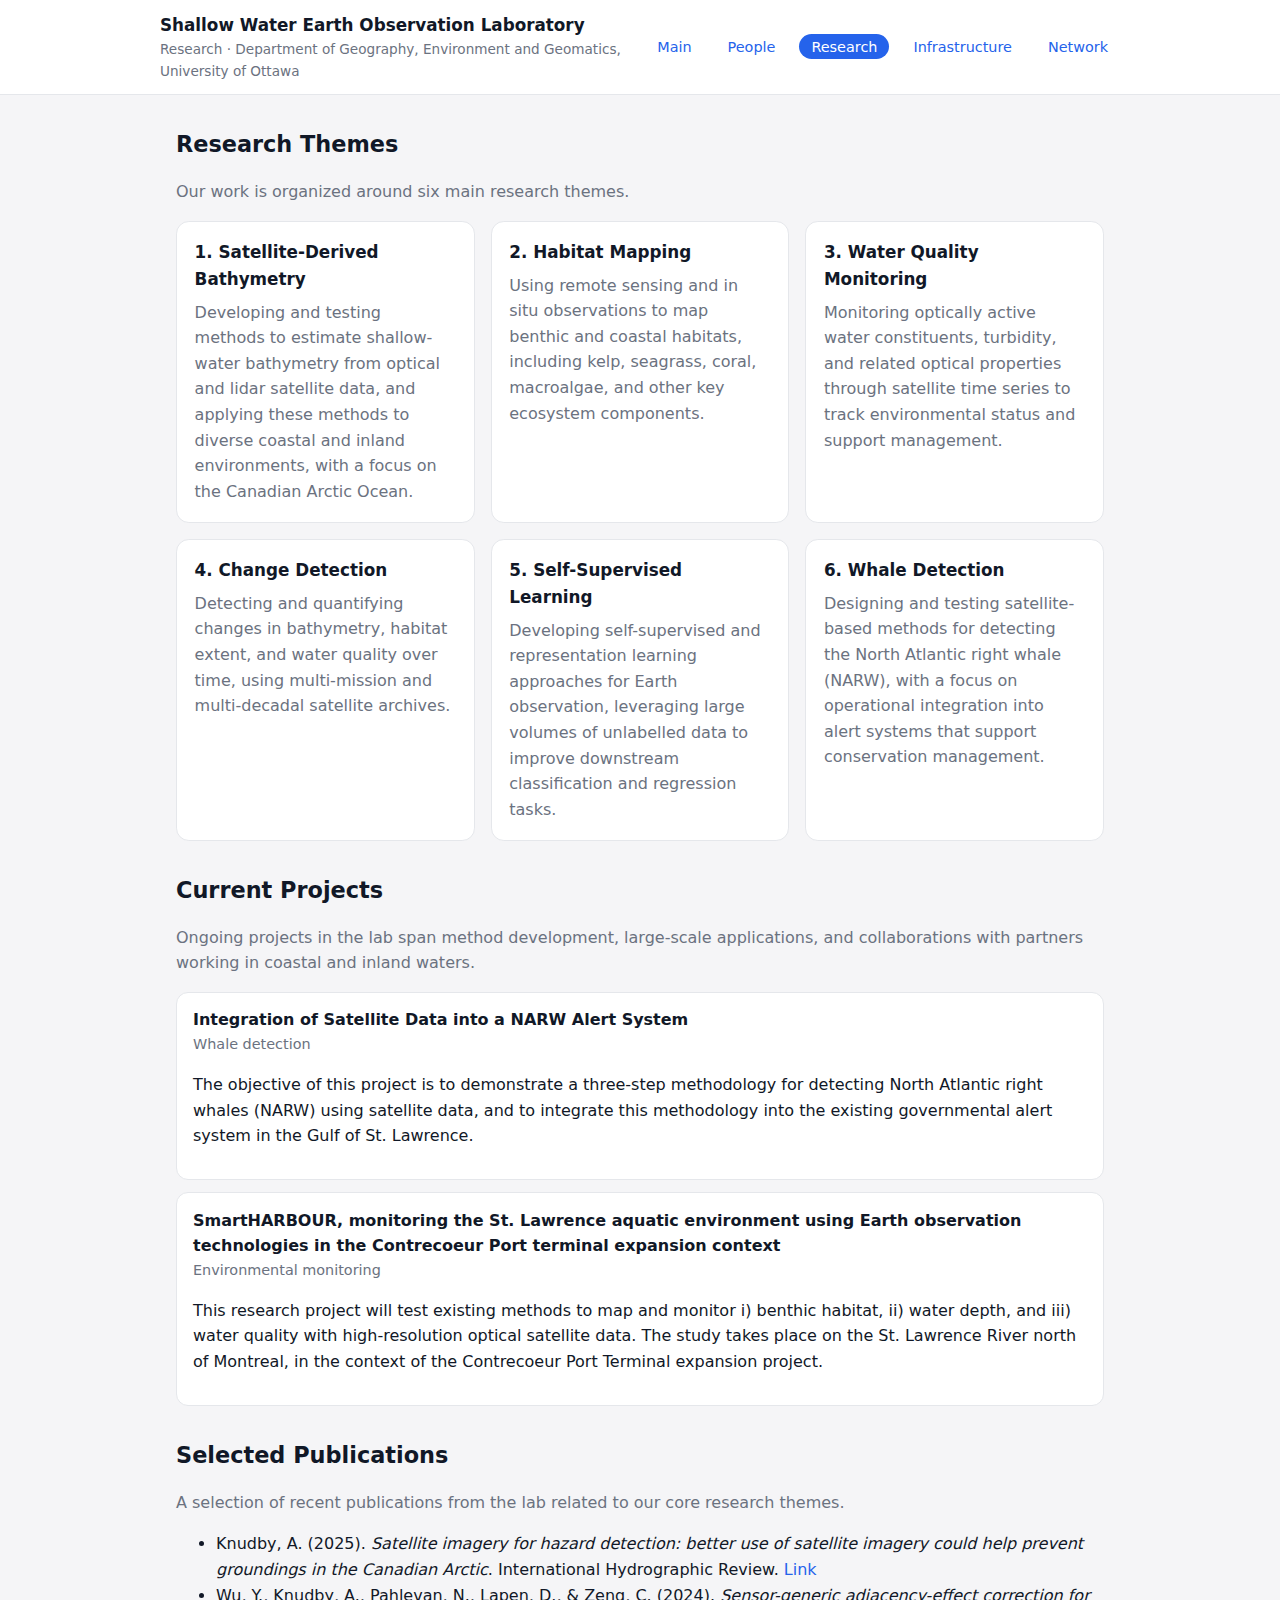
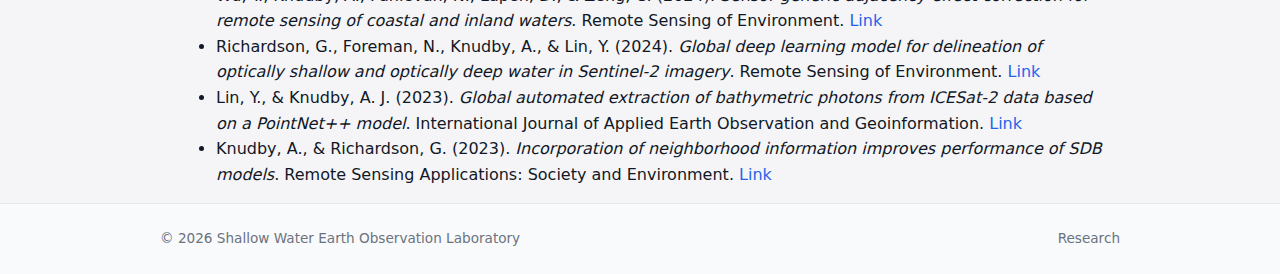
<file: research.html>
<!DOCTYPE html>
<html lang="en">
<head>
  <meta charset="UTF-8">
  <title>Shallow Water Earth Observation Laboratory – Research</title>
  <meta name="viewport" content="width=device-width, initial-scale=1">
  <link rel="stylesheet" href="styles.css">
</head>
<body>
  <header>
    <div class="container site-header">
      <div>
        <div class="site-title">Shallow Water Earth Observation Laboratory</div>
        <div class="site-subtitle">
          Research · Department of Geography, Environment and Geomatics, University of Ottawa
        </div>
      </div>
      <nav>
        <ul>
          <li><a href="index.html">Main</a></li>
          <li><a href="people.html">People</a></li>
          <li><a href="research.html" class="active">Research</a></li>
          <li><a href="infrastructure.html">Infrastructure</a></li>
          <li><a href="network.html">Network</a></li>
        </ul>
      </nav>
    </div>
  </header>

  <main class="container">
    <section>
      <h2>Research Themes</h2>
      <p class="section-intro">
        Our work is organized around six main research themes.
      </p>
      <div class="card-grid">
        <article class="card">
          <h3>1. Satellite-Derived Bathymetry</h3>
          <p>
            Developing and testing methods to estimate shallow-water bathymetry from
            optical and lidar satellite data, and applying these methods to diverse coastal
            and inland environments, with a focus on the Canadian Arctic Ocean.
          </p>
        </article>
        <article class="card">
          <h3>2. Habitat Mapping</h3>
          <p>
            Using remote sensing and in situ observations to map benthic and coastal
            habitats, including kelp, seagrass, coral, macroalgae, and other key ecosystem
            components.
          </p>
        </article>
        <article class="card">
          <h3>3. Water Quality Monitoring</h3>
          <p>
            Monitoring optically active water constituents, turbidity, and related optical properties through
            satellite time series to track environmental status and support management.
          </p>
        </article>
        <article class="card">
          <h3>4. Change Detection</h3>
          <p>
            Detecting and quantifying changes in bathymetry, habitat extent, and water
            quality over time, using multi-mission and multi-decadal satellite archives.
          </p>
        </article>
        <article class="card">
          <h3>5. Self-Supervised Learning</h3>
          <p>
            Developing self-supervised and representation learning approaches for Earth
            observation, leveraging large volumes of unlabelled data to improve downstream
            classification and regression tasks.
          </p>
        </article>
        <article class="card">
          <h3>6. Whale Detection</h3>
          <p>
            Designing and testing satellite-based methods for detecting the North Atlantic right whale (NARW), with a
            focus on operational integration into alert systems that support conservation
            management.
          </p>
        </article>
      </div>
    </section>

    <section>
      <h2>Current Projects</h2>
      <p class="section-intro">
        Ongoing projects in the lab span method development, large-scale applications, and
        collaborations with partners working in coastal and inland waters.
      </p>
      <div class="item-list">
        <div class="item">
          <div class="item-title">Integration of Satellite Data into a NARW Alert System</div>
          <div class="item-subtitle">Whale detection</div>
          <p>
            The objective of this project is to demonstrate a three-step methodology for
            detecting North Atlantic right whales (NARW) using satellite data, and to
            integrate this methodology into the existing governmental alert system in the
            Gulf of St. Lawrence.
          </p>
        </div>
        <div class="item">
          <div class="item-title">
            SmartHARBOUR, monitoring the St. Lawrence aquatic environment using Earth observation
            technologies in the Contrecoeur Port terminal expansion context
          </div>
          <div class="item-subtitle">Environmental monitoring</div>
          <p>
            This research project will test existing methods to map and monitor i) benthic
            habitat, ii) water depth, and iii) water quality with high-resolution optical
            satellite data. The study takes place on the St. Lawrence River north of Montreal,
            in the context of the Contrecoeur Port Terminal expansion project.
          </p>
        </div>
      </div>
    </section>

    <section>
      <h2>Selected Publications</h2>
      <p class="section-intro">
        A selection of recent publications from the lab related to our core research themes.
      </p>
      <ul>
        <li>
          Knudby, A. (2025).
          <em>Satellite imagery for hazard detection: better use of satellite imagery could help prevent groundings in the Canadian Arctic</em>.
          International Hydrographic Review.
          <a href="https://ihr.iho.int/articles/satellite-imagery-for-hazard-detection-better-use-of-satellite-imagery-could-help-prevent-groundings-in-the-canadian-arctic/" target="_blank" rel="noreferrer">
            Link
          </a>
        </li>
        <li>
          Wu, Y., Knudby, A., Pahlevan, N., Lapen, D., &amp; Zeng, C. (2024).
          <em>Sensor-generic adjacency-effect correction for remote sensing of coastal and inland waters</em>.
          Remote Sensing of Environment.
          <a href="https://www.sciencedirect.com/science/article/pii/S0034425724004590" target="_blank" rel="noreferrer">
            Link
          </a>
        </li>
        <li>
          Richardson, G., Foreman, N., Knudby, A., &amp; Lin, Y. (2024).
          <em>Global deep learning model for delineation of optically shallow and optically deep water in Sentinel-2 imagery</em>.
          Remote Sensing of Environment.
          <a href="https://www.sciencedirect.com/science/article/pii/S0034425724003201" target="_blank" rel="noreferrer">
            Link
          </a>
        </li>
        <li>
          Lin, Y., &amp; Knudby, A. J. (2023).
          <em>Global automated extraction of bathymetric photons from ICESat-2 data based on a PointNet++ model</em>.
          International Journal of Applied Earth Observation and Geoinformation.
          <a href="https://www.sciencedirect.com/science/article/pii/S1569843223003369" target="_blank" rel="noreferrer">
            Link
          </a>
        </li>
        <li>
          Knudby, A., &amp; Richardson, G. (2023).
          <em>Incorporation of neighborhood information improves performance of SDB models</em>.
          Remote Sensing Applications: Society and Environment.
          <a href="https://www.sciencedirect.com/science/article/pii/S2352938523001155" target="_blank" rel="noreferrer">
            Link
          </a>
        </li>
      </ul>
    </section>
  </main>

  <footer>
    <div class="footer-inner">
      <div>© <span id="year"></span> Shallow Water Earth Observation Laboratory</div>
      <div>Research</div>
    </div>
  </footer>
  <script src="script.js"></script>
</body>
</html>
</file>
<file: styles.css>
:root {
  --bg: #f5f5f7;
  --panel: #ffffff;
  --accent: #2563eb;
  --accent-soft: #e0edff;
  --text: #111827;
  --text-muted: #6b7280;
  --border: #e5e7eb;
}

* {
  box-sizing: border-box;
}

body {
  margin: 0;
  font-family: system-ui, -apple-system, BlinkMacSystemFont, "Segoe UI", sans-serif;
  background: var(--bg);
  color: var(--text);
  line-height: 1.6;
}

a {
  color: var(--accent);
  text-decoration: none;
}

a:hover {
  text-decoration: underline;
}

header {
  background: var(--panel);
  border-bottom: 1px solid var(--border);
  position: sticky;
  top: 0;
  z-index: 10;
}

.container {
  max-width: 960px;
  margin: 0 auto;
  padding: 0 1rem;
}

.site-header {
  display: flex;
  align-items: center;
  justify-content: space-between;
  padding: 0.75rem 0;
}

.site-title {
  font-weight: 700;
  font-size: 1.05rem;
}

.site-subtitle {
  font-size: 0.85rem;
  color: var(--text-muted);
}

nav ul {
  list-style: none;
  margin: 0;
  padding: 0;
  display: flex;
  gap: 0.75rem;
  font-size: 0.9rem;
}

nav a {
  padding: 0.3rem 0.75rem;
  border-radius: 999px;
}

nav a:hover {
  background: var(--accent-soft);
  text-decoration: none;
}

nav a.active {
  background: var(--accent);
  color: #ffffff;
}

/* Hero / main intro */
.hero {
  padding: 2.5rem 1rem 2rem;
}

.hero-inner {
  background: var(--panel);
  border-radius: 1rem;
  padding: 2rem;
  box-shadow: 0 10px 25px rgba(15, 23, 42, 0.05);
}

.hero h1 {
  margin-top: 0;
  font-size: clamp(1.8rem, 3vw, 2.4rem);
}

.hero p {
  color: var(--text-muted);
  max-width: 42rem;
}

.hero .buttons {
  margin-top: 1.5rem;
  display: flex;
  flex-wrap: wrap;
  gap: 0.75rem;
}

.btn {
  display: inline-block;
  padding: 0.6rem 1.1rem;
  border-radius: 999px;
  border: 1px solid transparent;
  font-size: 0.9rem;
  cursor: pointer;
}

.btn-primary {
  background: var(--accent);
  color: #ffffff;
}

.btn-primary:hover {
  filter: brightness(1.05);
}

.btn-ghost {
  background: transparent;
  border-color: var(--border);
  color: var(--text);
}

.btn-ghost:hover {
  background: var(--accent-soft);
}

/* Page layout */
main {
  padding: 0 1rem 3rem;
}

section {
  margin-top: 2rem;
}

section h2 {
  margin-bottom: 0.4rem;
  font-size: 1.4rem;
}

.section-intro {
  color: var(--text-muted);
  margin-bottom: 1rem;
}

/* Simple grid / cards */
.card-grid {
  display: grid;
  grid-template-columns: repeat(auto-fit, minmax(240px, 1fr));
  gap: 1rem;
}

.card {
  background: var(--panel);
  border-radius: 0.8rem;
  padding: 1.1rem;
  border: 1px solid var(--border);
}

.card h3 {
  margin-top: 0;
  margin-bottom: 0.4rem;
  font-size: 1.05rem;
}

.card p {
  margin: 0;
  color: var(--text-muted);
}

/* Simple tables / lists for people, etc. */
.item-list {
  display: grid;
  gap: 0.75rem;
}

.item {
  background: var(--panel);
  border-radius: 0.75rem;
  padding: 0.9rem 1rem;
  border: 1px solid var(--border);
}

.item-title {
  font-weight: 600;
}

.item-subtitle {
  font-size: 0.9rem;
  color: var(--text-muted);
}

/* Footer */
footer {
  border-top: 1px solid var(--border);
  padding: 1.5rem 1rem;
  background: #f9fafb;
  font-size: 0.85rem;
  color: var(--text-muted);
}

.footer-inner {
  max-width: 960px;
  margin: 0 auto;
  display: flex;
  flex-wrap: wrap;
  gap: 0.75rem;
  align-items: center;
  justify-content: space-between;
}

/* Responsive tweaks */
@media (max-width: 700px) {
  .site-header {
    flex-direction: column;
    align-items: flex-start;
    gap: 0.4rem;
  }

  nav ul {
    flex-wrap: wrap;
  }
}
</file>
